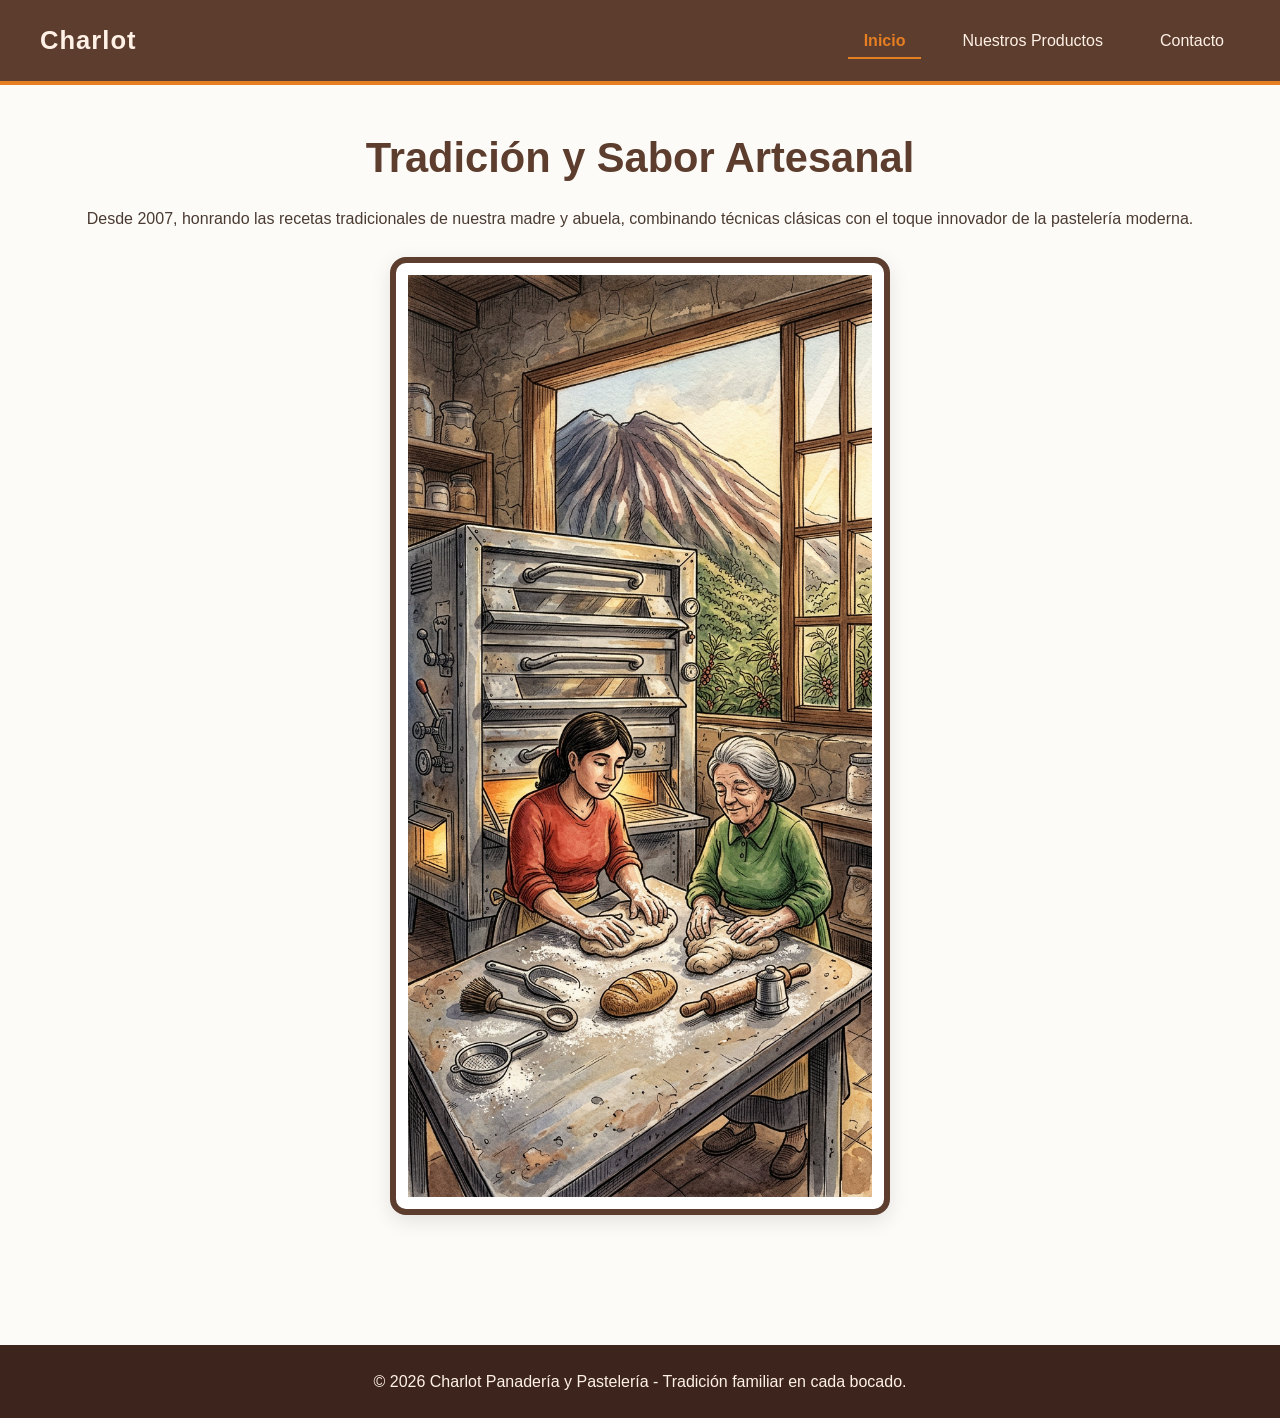
<file: index.html>
<!DOCTYPE html>
<html lang="es">
<head>
    <meta charset="UTF-8">
    <meta name="viewport" content="width=device-width, initial-scale=1.0">
    <title>Charlot Panadería y Pastelería - Inicio</title>
    <link rel="stylesheet" href="css/estilos.css">
</head>
<body>

    <!-- Requisito de accesibilidad: Enlace de salto oculto -->
    <a href="#contenido-principal" class="skip-link">Saltar al contenido principal</a>

    <header>
        <!-- Requisito: Barra de navegación maquetada con Flexbox -->
        <nav class="navbar">
            <div class="logo">Charlot</div>
            <ul class="nav-links">
                <li><a href="index.html" class="active">Inicio</a></li>
                <li><a href="galeria.html">Nuestros Productos</a></li>
                <li><a href="contacto.html">Contacto</a></li>
            </ul>
        </nav>
    </header>

    <main id="contenido-principal">
        <section class="hero">
            <h1>Tradición y Sabor Artesanal</h1>
            <p>Desde 2007, honrando las recetas tradicionales de nuestra madre y abuela, combinando técnicas clásicas con el toque innovador de la pastelería moderna.</p>
            
            <!-- Requisito: Imagen estilizada con el Modelo de Caja -->
            <img src="img/corazon-panaderia.jpg" alt="Panes artesanales recién horneados sobre la mesa de trabajo en Charlot" class="box-model-img">
        </section>
    </main>

    <footer>
        <p>&copy; 2026 Charlot Panadería y Pastelería - Tradición familiar en cada bocado.</p>
    </footer>

</body>
</html>
</file>
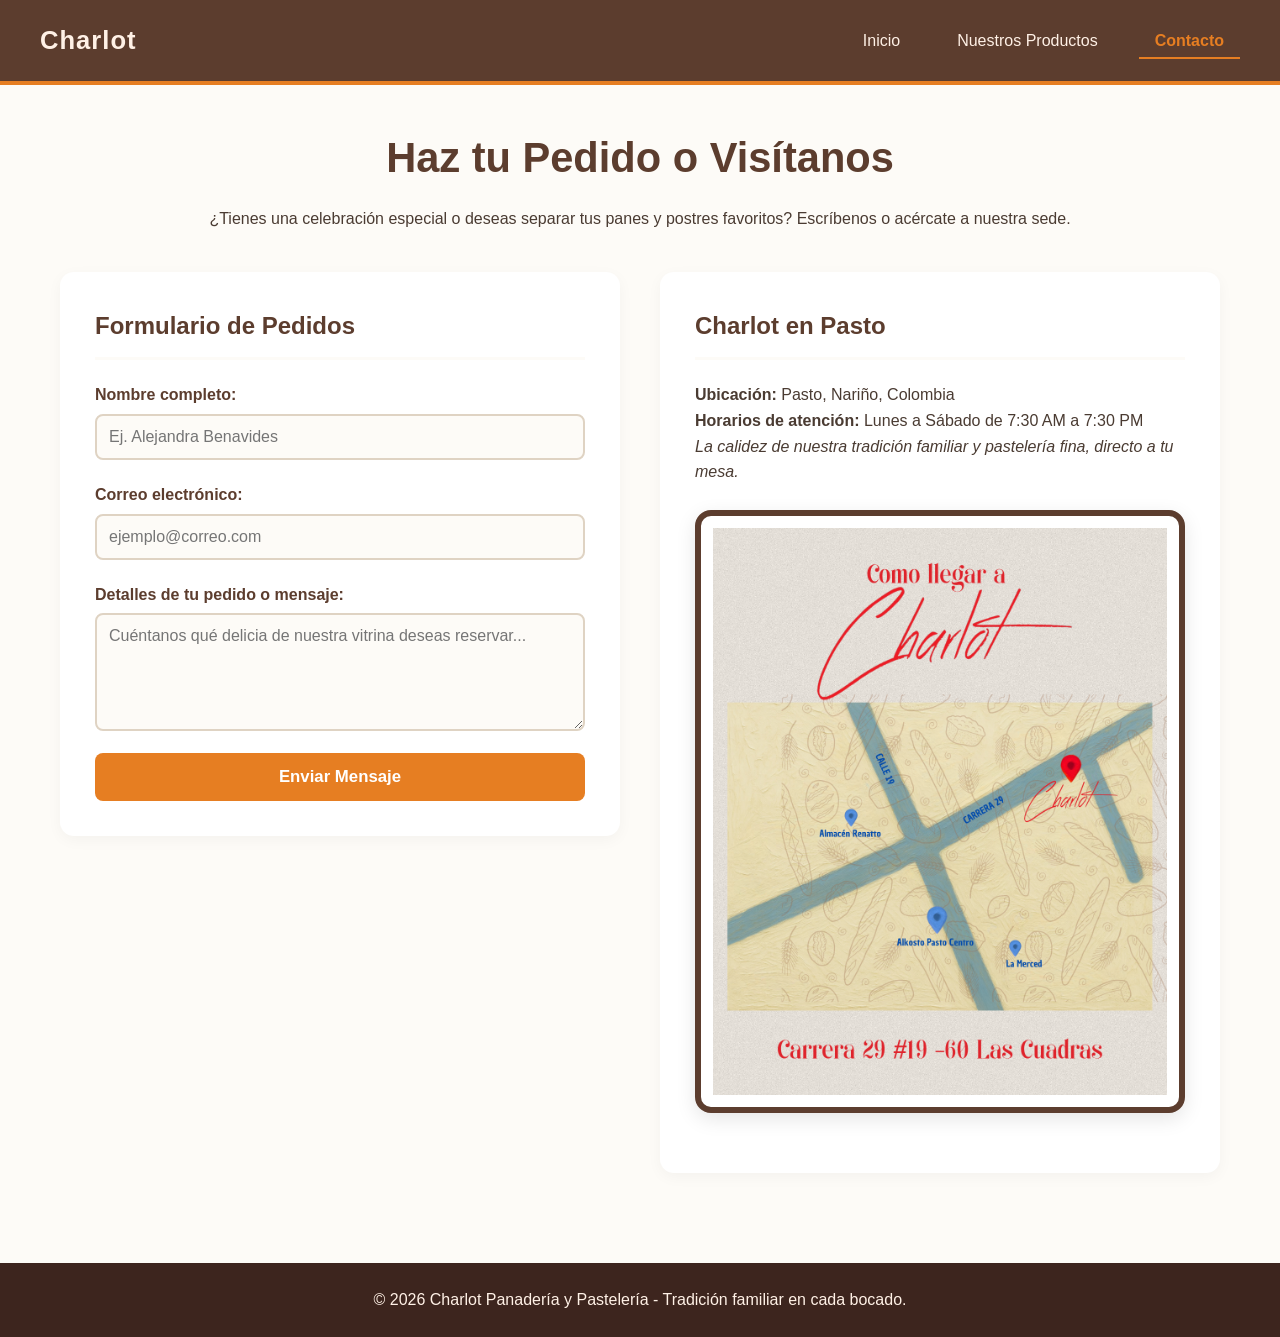
<file: contacto.html>
<!DOCTYPE html>
<html lang="es">
<head>
    <meta charset="UTF-8">
    <meta name="viewport" content="width=device-width, initial-scale=1.0">
    <title>Contacto y Pedidos - Charlot Panadería y Pastelería</title>
    <link rel="stylesheet" href="css/estilos.css">
</head>
<body>

    <!-- Requisito de accesibilidad: Enlace de salto oculto -->
    <a href="#contenido-principal" class="skip-link">Saltar al contenido principal</a>

    <header>
        <nav class="navbar">
            <div class="logo">Charlot</div>
            <ul class="nav-links">
                <li><a href="index.html">Inicio</a></li>
                <li><a href="galeria.html">Nuestros Productos</a></li>
                <li><a href="contacto.html" class="active">Contacto</a></li>
            </ul>
        </nav>
    </header>

    <main id="contenido-principal">
        <section class="hero">
            <h1>Haz tu Pedido o Visítanos</h1>
            <p>¿Tienes una celebración especial o deseas separar tus panes y postres favoritos? Escríbenos o acércate a nuestra sede.</p>
        </section>

        <!-- Requisito: Elemento padre aplicando Flexbox de dos columnas para el diseño -->
        <div class="contacto-flex-container">
            
            <!-- Columna 1: Formulario accesible -->
            <form class="formulario-contacto" action="#" method="POST">
                <h2>Formulario de Pedidos</h2>
                
                <div class="form-group">
                    <label for="nombre">Nombre completo:</label>
                    <input type="text" id="nombre" name="nombre" required placeholder="Ej. Alejandra Benavides">
                </div>

                <div class="form-group">
                    <label for="correo">Correo electrónico:</label>
                    <input type="email" id="correo" name="correo" required placeholder="ejemplo@correo.com">
                </div>

                <div class="form-group">
                    <label for="pedido">Detalles de tu pedido o mensaje:</label>
                    <textarea id="pedido" name="pedido" rows="5" required placeholder="Cuéntanos qué delicia de nuestra vitrina deseas reservar..."></textarea>
                </div>

                <button type="submit" class="btn-enviar">Enviar Mensaje</button>
            </form>

            <!-- Columna 2: Datos de interés e imagen obligatoria de la página -->
            <div class="info-local">
                <h2>Charlot en Pasto</h2>
                <p><strong>Ubicación:</strong> Pasto, Nariño, Colombia</p>
                <p><strong>Horarios de atención:</strong> Lunes a Sábado de 7:30 AM a 7:30 PM</p>
                <p><em>La calidez de nuestra tradición familiar y pastelería fina, directo a tu mesa.</em></p>
                
                <!-- Requisito: Imagen de la tercera página estilizada con el Modelo de Caja -->
                <img src="img/fachada-local.jpg" alt="Interior acogedor y vitrinas llenas de Charlot Panadería y Pastelería" class="box-model-img">
            </div>

        </div>
    </main>

    <footer>
        <p>&copy; 2026 Charlot Panadería y Pastelería - Tradición familiar en cada bocado.</p>
    </footer>

</body>
</html>
</file>
<file: css/estilos.css>
/* ==========================================================================
   1. Reset y Variables de Estilo Cálido / Artesanal
   ========================================================================== */
* {
    margin: 0;
    padding: 0;
    box-sizing: border-box;
}

body {
    font-family: 'Segoe UI', Tahoma, Geneva, Verdana, sans-serif;
    line-height: 1.6;
    color: #4a3b32;       /* Marrón chocolate oscuro para legibilidad (Pauta WAVE) */
    background-color: #fdfbf7; /* Tono crema suave que evita el blanco plano */
}

/* ==========================================================================
   2. REQUISITO: Enlace de Salto Accesible (Skip Link con :focus)
   ========================================================================== */
.skip-link {
    position: absolute;
    top: -100px; /* Completamente oculto fuera del área visible */
    left: 0;
    background: #d35400; /* Naranja tostado llamativo */
    color: #ffffff;
    padding: 12px 24px;
    z-index: 1000;
    text-decoration: none;
    font-weight: bold;
    border-radius: 0 0 8px 0;
    transition: top 0.3s ease;
}

/* Se activa ÚNICAMENTE cuando un usuario de teclado presiona la tecla Tabulador */
.skip-link:focus {
    top: 0;
}

/* ==========================================================================
   3. REQUISITO: Menú de Navegación con FLEXBOX y más de 3 propiedades CSS
   ========================================================================== */
.navbar {
    display: flex;             /* Propiedad Flex 1: Contenedor flexible principal */
    justify-content: space-between;
    align-items: center;
    background-color: #5c3d2e; /* Propiedad CSS 1: Color base chocolate */
    padding: 20px 40px;         /* Propiedad CSS 2: Relleno espacioso */
    border-bottom: 4px solid #e67e22; /* Propiedad CSS 3: Detalle estético naranja */
}

.logo {
    font-size: 1.6rem;
    font-weight: bold;
    color: #fff1e6;
    letter-spacing: 1px;
}

.nav-links {
    display: flex;             /* Propiedad Flex 2: Distribución de los enlaces */
    list-style: none;
    gap: 25px;
}

.nav-links a {
    color: #fff1e6;
    text-decoration: none;
    font-weight: 500;
    padding: 8px 16px;
    transition: all 0.3s ease;
}

/* REQUISITO: Pseudo-clase :hover interactiva e interesante */
.nav-links a:hover {
    color: #5c3d2e;
    background-color: #fff1e6;
    border-radius: 20px;
    transform: scale(1.08); /* Crece sutilmente de tamaño */
}

.nav-links a.active {
    border-bottom: 2px solid #e67e22;
    color: #e67e22;
    font-weight: bold;
}

/* ==========================================================================
   4. REQUISITO: Estilo General de Imágenes mediante MODELO DE CAJA
   ========================================================================== */
.box-model-img {
    width: 100%;
    max-width: 500px;
    display: block;
    height: auto;
    margin: 25px auto;
    
    /* Aplicación estricta del modelo de caja */
    border: 6px solid #5c3d2e;          /* Atributo: border */
    padding: 12px;                      /* Atributo: padding */
    border-radius: 16px;                /* Atributo: border-radius */
    background-color: #ffffff;          /* Fondo del contenedor interno */
    box-shadow: 0 6px 20px rgba(0,0,0,0.1);
}

/* Estructura básica de los bloques principales */
main {
    padding: 40px 20px;
    max-width: 1200px;
    margin: 0 auto;
}

.hero {
    text-align: center;
    margin-bottom: 40px;
}

.hero h1 {
    font-size: 2.6rem;
    color: #5c3d2e;
    margin-bottom: 15px;
}

footer {
    text-align: center;
    padding: 24px;
    background-color: #3d251e;
    color: #fff1e6;
    margin-top: 50px;
}

/* ==========================================================================
   5. REQUISITO: Cuadrícula de Galería utilizando CSS GRID (Mínimo 2 columnas)
   ========================================================================== */
.grid-galeria {
    display: grid; /* Declaración del contenedor Grid */
    /* Columnas auto-ajustables con un ancho mínimo seguro de 280px */
    grid-template-columns: repeat(auto-fit, minmax(280px, 1fr));
    gap: 35px;
    padding: 20px 0;
}

.tarjeta-producto {
    background: #ffffff;
    border-radius: 14px;
    overflow: hidden;
    box-shadow: 0 4px 12px rgba(0,0,0,0.04);
    text-align: center;
    padding: 18px;
    border: 1px solid #f0eae1;
}

.tarjeta-producto h3 {
    margin-top: 15px;
    color: #5c3d2e;
    font-size: 1.2rem;
}

.grid-img {
    width: 100%;
    height: 240px;
    object-fit: cover; /* Recorta la imagen de forma armónica sin deformar */
    
    /* Modelo de caja para imágenes dentro de la cuadrícula */
    border: 4px solid #dfd3c3;
    padding: 6px;
    background-color: #ffffff;
    transition: transform 0.3s ease, border-color 0.3s ease;
}

/* Transición atractiva al pasar el mouse por las imágenes de la vitrina */
.grid-img:hover {
    transform: scale(1.04) rotate(1.5deg); /* Escala y rotación sutil */
    border-color: #e67e22;
}

/* ==========================================================================
   6. REQUISITO: Selector de pseudoclase avanzado NTH-CHILD
   Establece variaciones exclusivas en el border-radius para cada imagen
   ========================================================================== */

/* Primera foto: Redondeado simétrico regular */
.tarjeta-producto:nth-child(1) .grid-img {
    border-radius: 10px;
}

/* Segunda foto: Estilo elíptico en los extremos */
.tarjeta-producto:nth-child(2) .grid-img {
    border-radius: 60px;
}

/* Tercera foto: Esquinas asimétricas diagonales */
.tarjeta-producto:nth-child(3) .grid-img {
    border-radius: 45px 0px 45px 0px;
}

/* Cuarta foto: Inversa de las esquinas asimétricas */
.tarjeta-producto:nth-child(4) .grid-img {
    border-radius: 0px 45px 0px 45px;
}

/* Quinta foto: Diseño simulando una forma orgánica de hoja */
.tarjeta-producto:nth-child(5) .grid-img {
    border-radius: 120px 15px 120px 15px;
}

/* ==========================================================================
   7. Estilos de Formulario y Maquetación con FLEXBOX (Contacto)
   ========================================================================== */
.contacto-flex-container {
    display: flex;         /* Contenedor flexible secundario */
    flex-wrap: wrap;       /* Envuelve los bloques si la pantalla se reduce */
    gap: 40px;
    margin-top: 20px;
    align-items: flex-start;
}

/* Reparto equitativo del ancho en pantallas grandes para ambos bloques */
.formulario-contacto, .info-local {
    flex: 1 1 420px; 
    background-color: #ffffff;
    padding: 35px;
    border-radius: 14px;
    box-shadow: 0 4px 15px rgba(0,0,0,0.04);
}

.formulario-contacto h2, .info-local h2 {
    color: #5c3d2e;
    margin-bottom: 22px;
    border-bottom: 3px solid #fdfbf7;
    padding-bottom: 12px;
}

.form-group {
    margin-bottom: 22px;
    display: flex;
    flex-direction: column; /* Apila de manera accesible label e input */
    gap: 6px;
}

.form-group label {
    font-weight: bold;
    color: #5c3d2e;
}

.form-group input, .form-group textarea {
    padding: 12px;
    border: 2px solid #dfd3c3;
    border-radius: 8px;
    font-family: inherit;
    font-size: 1rem;
    color: #4a3b32;
    background-color: #fdfbf7;
    transition: border-color 0.3s ease, background-color 0.3s ease;
}

/* Efecto focus interactivo para optimizar la accesibilidad (WAVE) */
.form-group input:focus, .form-group textarea:focus {
    outline: none;
    border-color: #e67e22;
    background-color: #ffffff;
}

.btn-enviar {
    background-color: #e67e22;
    color: #ffffff;
    border: none;
    padding: 14px 28px;
    font-size: 1.05rem;
    font-weight: bold;
    border-radius: 8px;
    cursor: pointer;
    transition: background-color 0.3s ease, transform 0.2s ease;
    width: 100%;
}

.btn-enviar:hover {
    background-color: #d35400;
    transform: translateY(-2px);
}
</file>
